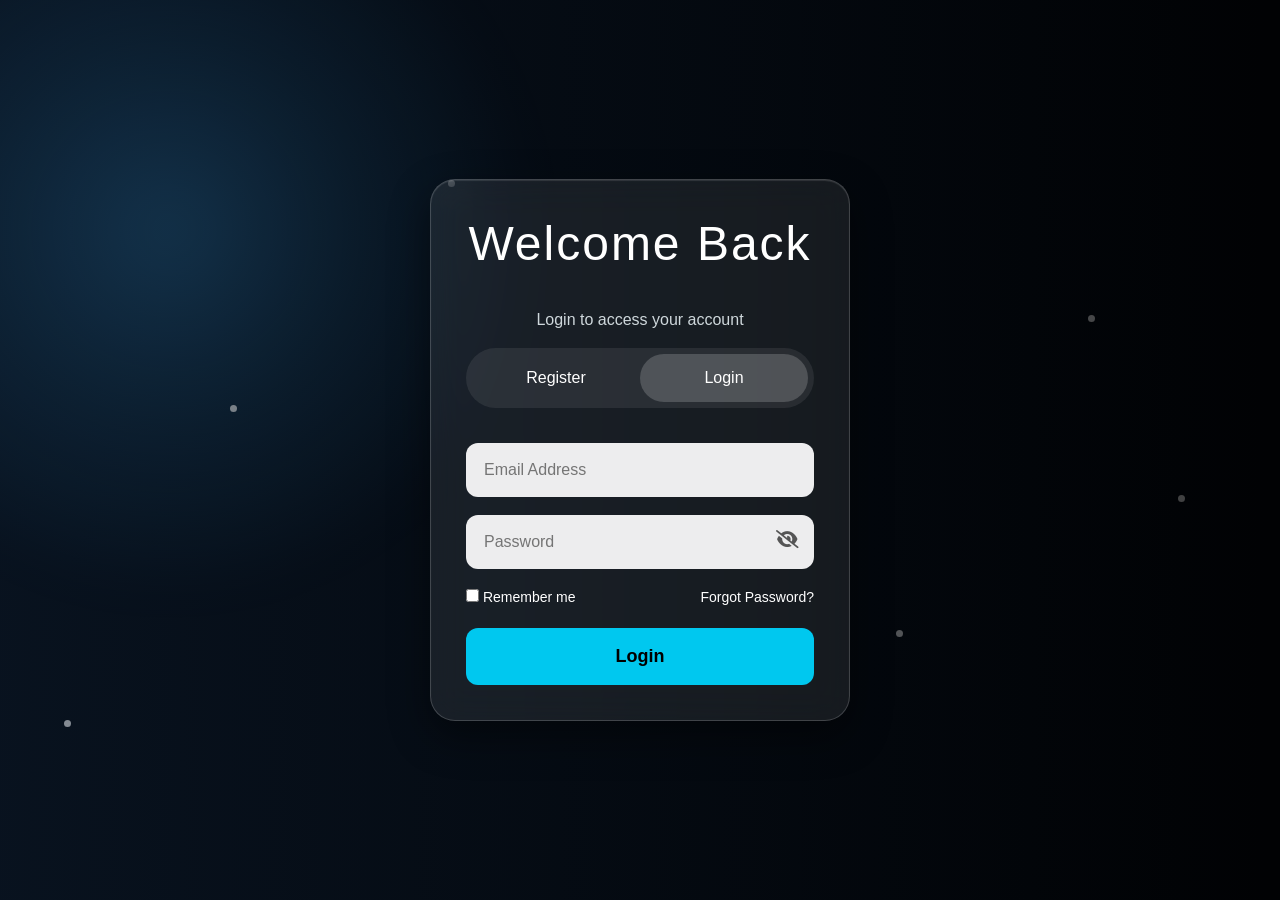
<file: index.html>
<!DOCTYPE html>
<html lang="en">
<head>
<meta charset="UTF-8">
<meta name="viewport" content="width=device-width, initial-scale=1.0">
<title>Login</title>
<link href="https://cdn.jsdelivr.net/npm/bootstrap@5.3.3/dist/css/bootstrap.min.css" rel="stylesheet">
<link rel="stylesheet"
href="https://cdnjs.cloudflare.com/ajax/libs/font-awesome/6.5.1/css/all.min.css">
<link rel="stylesheet" href="css/login_style.css">
</head>
<body> 

    <div class="particle p1"></div>
    <div class="particle p2"></div>
    <div class="particle p3"></div>
    <div class="particle p4"></div>
    <div class="particle p5"></div>
    <div class="particle p6"></div>


<div class="auth-card">

    <h2>Welcome Back</h2>
    <p class="subtitle">Login to access your account</p>

    <div class="switch-box">
        <a href="register.html">Register</a>
        <a href="index.html" class="active">Login</a>
    </div>

    <form id="loginForm">

        <input type="email"
               id="email"
               class="glass-input"
               placeholder="Email Address"
               required>

        <div class="password-box">
            <input type="password"
                   id="password"
                   class="glass-input"
                   placeholder="Password"
                   required>
            <i class="fa-solid fa-eye-slash eye"
   onclick="togglePassword('password', this)"></i>
        </div>

        <div class="options">
            <label>
                <input type="checkbox">
                Remember me
            </label>

            <a href="#" >Forgot Password?</a>
        </div>

        <button class="glass-btn">
            Login
        </button>

    </form>

</div>

<script src="javascript/login_script.js"></script>

</body>
</html>
</file>
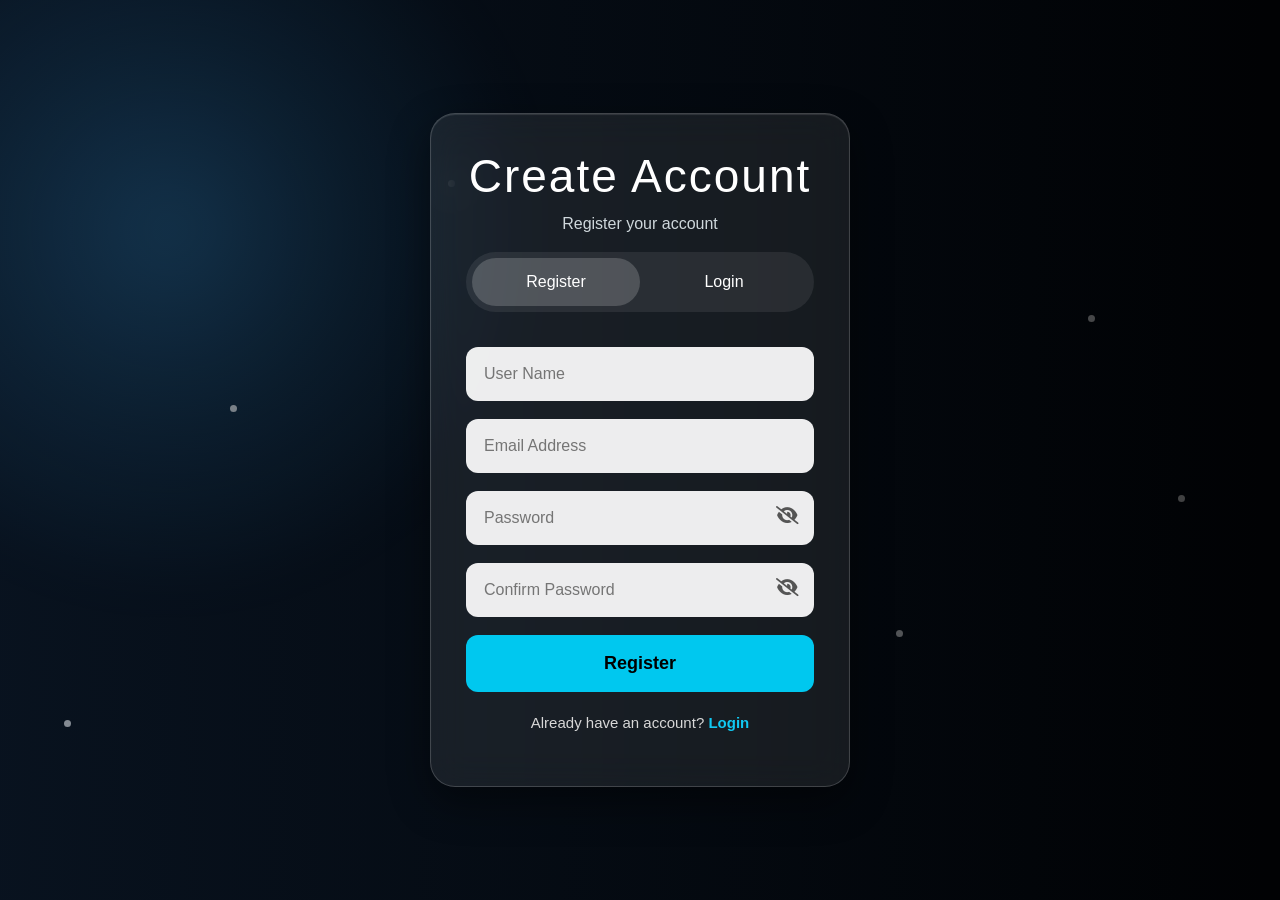
<file: register.html>
<!DOCTYPE html>
<html lang="en">
<head>
<meta charset="UTF-8">
<meta name="viewport" content="width=device-width, initial-scale=1.0">
<title>Register</title>
<link href="https://cdn.jsdelivr.net/npm/bootstrap@5.3.3/dist/css/bootstrap.min.css" rel="stylesheet">
<link rel="stylesheet"
href="https://cdnjs.cloudflare.com/ajax/libs/font-awesome/6.5.1/css/all.min.css">
<link rel="stylesheet" href="css/register_style.css">
</head>
<body>
 <div class="particle p1"></div>
    <div class="particle p2"></div>
    <div class="particle p3"></div>
    <div class="particle p4"></div>
    <div class="particle p5"></div>
    <div class="particle p6"></div>
<div class="auth-card">

    <h2>Create Account</h2>
    <p class="subtitle">Register your account</p>

    <div class="switch-box">
        <a href="register.html" class="active">Register</a>
        <a href="index.html">Login</a>
        
    </div>

    <form id="registerForm">

        
            <input type="text"
            id="UserName"
            class="glass-input"
            placeholder="User Name"
            required>
         


        <input id="email" type="email"
               class="glass-input"
               placeholder="Email Address"
               required>

        <div class="password-box">
            <input type="password"
                   id="password"
                   class="glass-input"
                   placeholder="Password"
                   required>
             <i class="fa-solid fa-eye-slash eye"
   onclick="togglePassword('password', this)"></i>
        </div>

        <div class="password-box">
            <input type="password"
                   id="confirmPassword"
                   class="glass-input"
                   placeholder="Confirm Password"
                   required>

            <i class="fa-solid fa-eye-slash eye"
   onclick="togglePassword('confirmPassword', this)"></i>
        </div>

        <button class="glass-btn">
            Register
        </button>
        <p class="account-link">
    Already have an account?
    <a href="index.html">Login</a>
</p>
    </form>

</div>

<script src="javascript/register_script.js"></script>

</body>
</html>
</file>
<file: css/login_style.css>
*{
    margin:0;
    padding:0;
    box-sizing:border-box;
    font-family:'Poppins',sans-serif;
}



body{
    margin:0;
    padding:0;
    min-height:100vh;
    display:flex;
    justify-content:center;
    align-items:center;
    overflow:hidden;
    font-family:'Poppins',sans-serif;
    background:#02070f;
    position:relative;
}

body::before{
    content:"";
    position:absolute;
    width:700px;
    height:700px;
    left:-180px;
    top:-120px;
    border-radius:50%;
    background:radial-gradient(circle,
    rgba(52,152,219,.45) 0%,
    rgba(41,128,185,.25) 35%,
    rgba(10,25,47,0) 75%);
    filter:blur(25px);
}

body::after{
    content:"";
    position:absolute;
    inset:0;
    background:linear-gradient(
        90deg,
        rgba(16,32,50,.45),
        rgba(0,0,0,.75)
    );
}


.auth-card{
    width:420px;
    padding:35px;
    position:relative;
    z-index:10;

    background:rgba(255,255,255,.08);
    backdrop-filter:blur(18px);
    -webkit-backdrop-filter:blur(18px);

    border:1px solid rgba(255,255,255,.18);

    border-radius:25px;

    box-shadow:
        0 15px 40px rgba(0,0,0,.45),
        inset 0 1px 1px rgba(255,255,255,.12);
}

h2{
    color:#fff;
    text-align:center;
    font-size:48px;
    letter-spacing:2px;
    margin-bottom:35px;
}

.subtitle{
    color:#cfd8dc;
    text-align:center;
}
.switch-box{
    display:flex;
    background:rgba(255,255,255,.08);
    padding:6px;
    border-radius:40px;
    margin-bottom:35px;
}

.switch-box a{
    flex:1;
    text-align:center;
    text-decoration:none;
    color:#ffffff;
    padding:12px;
    border-radius:40px;
    transition:.4s;
}

.switch-box .active{
    background:rgba(255,255,255,.18);
}


.glass-input{
    width:100%;
    padding:15px 18px;
    margin-bottom:18px;

    background:rgba(255,255,255,.92);

    border:none;
    border-radius:12px;

    color:#333;
    font-size:16px;

    transition:.3s;
}

.glass-input:focus{
    outline:none;
    box-shadow:0 0 15px rgba(0,191,255,.5);
}

.password-box{
    position:relative;
}

.eye{
    position:absolute;
    right:15px;
    top:16px;
    color:#555;
    cursor:pointer;
    font-size:18px;
}

.options{
    display:flex;
    justify-content:space-between;
    margin-bottom:20px;
    font-size:14px;
    color:#fff;

}

.options a{
    text-decoration:none;
    color:#fff;
;
}

.glass-btn{
    width:100%;
    padding:15px;

    border:none;
    border-radius:12px;

    background:#00c8ef;
    color:#000;
    font-size:18px;
    font-weight:700;

    cursor:pointer;
    transition:.4s;
}

.glass-btn:hover{
    background:#00d9ff;
    box-shadow:0 0 20px #00d9ff;
}

@media(max-width:450px){
    .auth-card{
        width:95%;
    }
}


.particle{
    position:absolute;
    width:7px;
    height:7px;
    background:rgba(255, 255, 255, 0.912);
    border-radius:50%;
    animation:float 10s linear infinite;
}

.p1{left:5%;top:80%;}
.p2{left:18%;top:45%;}
.p3{left:35%;top:20%;}
.p4{left:70%;top:70%;}
.p5{left:85%;top:35%;}
.p6{left:92%;top:55%;}

@keyframes float{
    0%{
        transform:translateY(0);
        opacity:.3;
    }
    50%{
        opacity:1;
    }
    100%{
        transform:translateY(-40px);
        opacity:.3;
    }
}
</file>
<file: css/register_style.css>
*{
    margin:0;
    padding:0;
    box-sizing:border-box;
    font-family:'Poppins',sans-serif;
}



body{
    margin:0;
    padding:0;
    min-height:100vh;
    display:flex;
    justify-content:center;
    align-items:center;
    overflow:hidden;
    font-family:'Poppins',sans-serif;
    background:#02070f;
    position:relative;
}

body::before{
    content:"";
    position:absolute;
    width:700px;
    height:700px;
    left:-180px;
    top:-120px;
    border-radius:50%;
    background:radial-gradient(circle,
    rgba(52,152,219,.45) 0%,
    rgba(41,128,185,.25) 35%,
    rgba(10,25,47,0) 75%);
    filter:blur(25px);
}

body::after{
    content:"";
    position:absolute;
    inset:0;
    background:linear-gradient(
        90deg,
        rgba(16,32,50,.45),
        rgba(0,0,0,.75)
    );
}


.auth-card{
    width:420px;
    padding:35px;
    position:relative;
    z-index:10;

    background:rgba(255,255,255,.08);
    backdrop-filter:blur(18px);
    -webkit-backdrop-filter:blur(18px);

    border:1px solid rgba(255,255,255,.18);

    border-radius:25px;

    box-shadow:
        0 15px 40px rgba(0,0,0,.45),
        inset 0 1px 1px rgba(255,255,255,.12);
}

h2{
    color:#fff;
    text-align:center;
    font-size:46px;
    letter-spacing:2px;
    margin-bottom:px;
}

.subtitle{
    color:#cfd8dc;
    text-align:center;
}
.switch-box{
    display:flex;
    background:rgba(255,255,255,.08);
    padding:6px;
    border-radius:40px;
    margin-bottom:35px;
}

.switch-box a{
    flex:1;
    text-align:center;
    text-decoration:none;
    color:#ffffff;
    padding:12px;
    border-radius:40px;
    transition:.4s;
}

.switch-box .active{
    background:rgba(255,255,255,.18);
}


.glass-input{
    width:100%;
    padding:15px 18px;
    margin-bottom:18px;

    background:rgba(255,255,255,.92);

    border:none;
    border-radius:12px;

    color:#333;
    font-size:16px;

    transition:.3s;
}

.glass-input:focus{
    outline:none;
    box-shadow:0 0 15px rgba(0,191,255,.5);
}

.password-box{
    position:relative;
}

.eye{
    position:absolute;
    right:15px;
    top:16px;
    color:#555;
    cursor:pointer;
    font-size:18px;
}

.options{
    display:flex;
    justify-content:space-between;
    margin-bottom:20px;
    font-size:14px;
    color:#fff;

}

.options a{
    text-decoration:none;
    color:#fff;
;
}

.glass-btn{
    width:100%;
    padding:15px;

    border:none;
    border-radius:12px;

    background:#00c8ef;
    color:#000;
    font-size:18px;
    font-weight:700;

    cursor:pointer;
    transition:.4s;
}

.glass-btn:hover{
    background:#00d9ff;
    box-shadow:0 0 20px #00d9ff;
}

.account-link{
    text-align:center;
    margin-top:20px;
    color:#d8d8d8;
    font-size:15px;
}

.account-link a{
    color:#11c8f2;
    text-decoration:none;
    font-weight:600;
    transition:0.3s;
}

.account-link a:hover{
    color:#19d8ff;
    text-shadow:0 0 10px rgba(17,200,242,.8);
}

@media(max-width:450px){
    .auth-card{
        width:95%;
    }
}


.particle{
    position:absolute;
    width:7px;
    height:7px;
    background:rgba(255, 255, 255, 0.912);
    border-radius:50%;
    animation:float 10s linear infinite;
}

.p1{left:5%;top:80%;}
.p2{left:18%;top:45%;}
.p3{left:35%;top:20%;}
.p4{left:70%;top:70%;}
.p5{left:85%;top:35%;}
.p6{left:92%;top:55%;}

@keyframes float{
    0%{
        transform:translateY(0);
        opacity:.3;
    }
    50%{
        opacity:1;
    }
    100%{
        transform:translateY(-40px);
        opacity:.3;
    }
}
</file>
